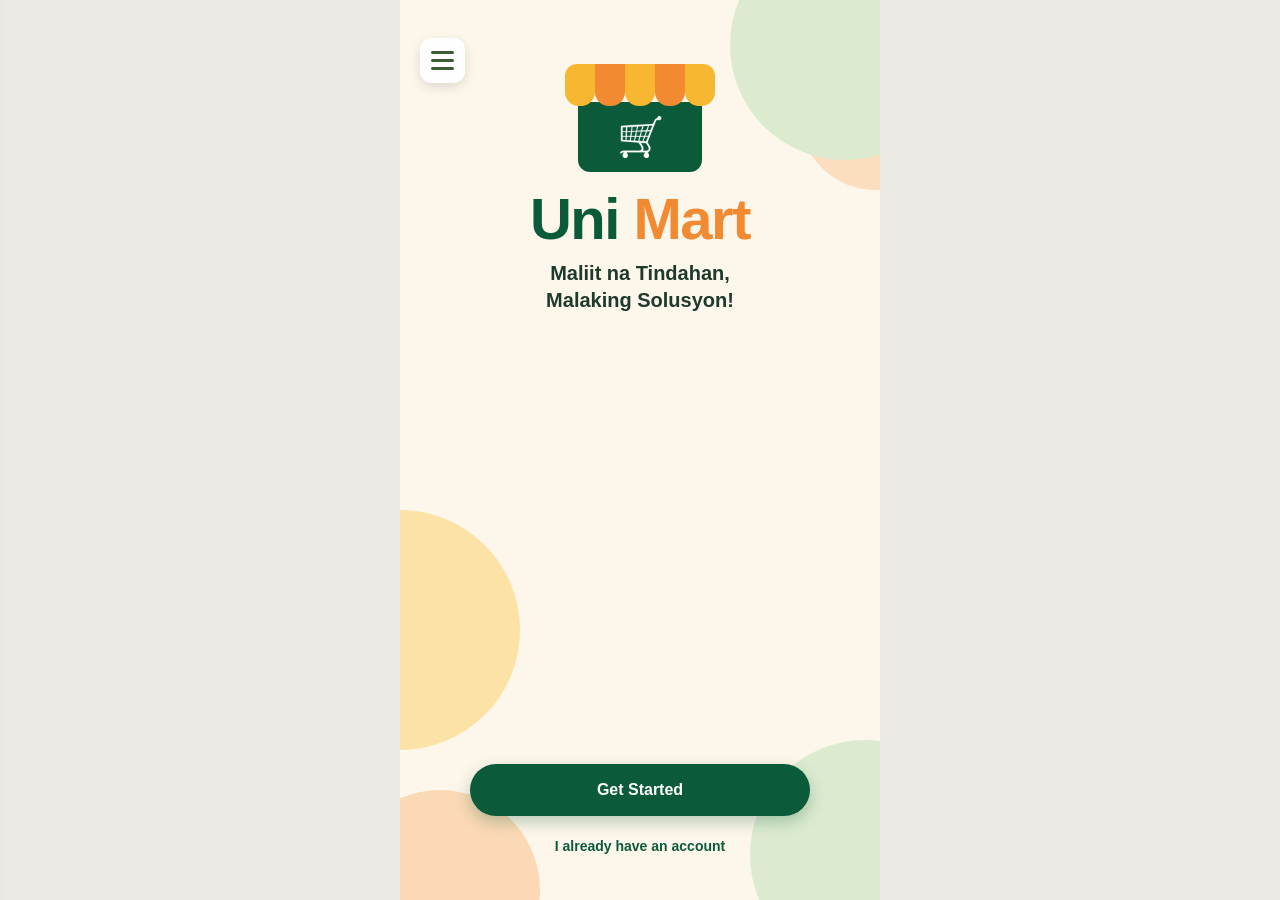
<file: index.html>
<!DOCTYPE html>
<html lang="en">
<head>
    <meta charset="UTF-8">

    <meta
        name="viewport"
        content="width=device-width,
        initial-scale=1.0,
        maximum-scale=1.0,
        user-scalable=no"
    >

    <title>UniMart</title>

    <link rel="stylesheet" href="style.css">
</head>

<body>

<div class="phone">

    <!-- TOP STATUS BAR -->
    <div class="status-bar">

        <span class="time">9:41</span>

        <div class="status-icons">
            <span class="signal">•••</span>
            <span class="wifi">⌁</span>
            <span class="battery">▭</span>
        </div>

    </div>

    <!-- TOP BACKGROUND -->
    <div class="top-peach"></div>
    <div class="top-green"></div>

    <!-- NOTCH -->
    <div class="notch"></div>

    <!-- HAMBURGER MENU -->
    <button id="menuBtn" class="menu-btn" aria-label="Open menu">
        <span></span>
        <span></span>
        <span></span>
    </button>

    <!-- SIDE MENU -->
    <div id="sideMenu" class="side-menu">

        <div class="menu-header">
            <h2>UniMart</h2>

            <button id="closeMenu" class="close-menu">
                ×
            </button>
        </div>

        <div class="menu-content">

            <button id="aboutDeveloper" class="menu-item">
                <span class="menu-icon">👩‍💻</span>
                <span>About Developer</span>
            </button>

        </div>

    </div>

    <!-- MENU OVERLAY -->
    <div id="menuOverlay" class="menu-overlay"></div>

    <!-- ABOUT DEVELOPER MODAL -->
    <div id="developerModal" class="developer-modal">

        <div class="developer-box">

            <button id="closeDeveloper" class="developer-close">
                ×
            </button>

            <!-- AVATAR -->
            <div class="developer-avatar">
                <div class="avatar-head"></div>
                <div class="avatar-body"></div>
            </div>

            <!-- NAME -->
            <h2>Catherine Villacarolos</h2>

            <p class="developer-role">
                UniMart Developer
            </p>

            <!-- COURSE & SCHOOL -->
            <div class="developer-section">

                <div class="info-row">
                    <span class="info-icon">🎓</span>

                    <div>
                        <strong>Course</strong>
                        <p>BS Information Technology</p>
                    </div>
                </div>

                <div class="info-row">
                    <span class="info-icon">🏫</span>

                    <div>
                        <strong>School</strong>
                        <p>Madridejos Community College</p>
                    </div>
                </div>

            </div>

            <!-- SKILLS -->
            <div class="developer-section">

                <h4>Skills</h4>

                <div class="skills">
                    <span>HTML</span>
                    <span>CSS</span>
                    <span>JavaScript</span>
                    <span>UI Design</span>
                    <span>Web Development</span>
                </div>

            </div>

            <!-- KNOWLEDGE -->
            <div class="developer-section">

                <h4>Knowledge</h4>

                <p class="knowledge-text">
                    Knowledge in web development, mobile
                    application design, user interface design,
                    database management, and basic system
                    development.
                </p>

            </div>

            <!-- DONE -->
            <button id="doneDeveloper" class="done-btn">
                Done
            </button>

        </div>

    </div>

    <!-- MAIN CONTENT -->
    <main class="welcome">

        <!-- STORE LOGO -->
        <div class="store-logo">

            <div class="roof">

                <div class="roof-piece yellow"></div>
                <div class="roof-piece orange"></div>
                <div class="roof-piece yellow"></div>
                <div class="roof-piece orange"></div>
                <div class="roof-piece yellow"></div>

            </div>

            <div class="store-body">

                <div class="cart-icon">
                    <div class="cart-basket">
                        🛒
                    </div>
                </div>

            </div>

        </div>

        <!-- BRAND -->
        <div class="brand">
            <span class="uni">Uni</span>
            <span class="mart">Mart</span>
        </div>

        <!-- TAGLINE -->
        <div class="tagline">
            <div>Maliit na Tindahan,</div>
            <div>Malaking Solusyon!</div>
        </div>

        <!-- BUTTONS -->
        <div class="actions">

            <button
                id="getStarted"
                class="get-started"
                type="button"
            >
                Get Started
            </button>

            <button
                id="loginBtn"
                class="login-button"
                type="button"
            >
                I already have an account
            </button>

        </div>

    </main>

    <!-- BOTTOM DESIGN -->
    <div class="bottom-yellow"></div>
    <div class="bottom-peach"></div>
    <div class="bottom-green"></div>

</div>

<!-- MAIN JAVASCRIPT -->
<script src="script.js"></script>

<!-- =================================
     UNIMART OFFLINE SUPPORT
================================== -->
<script>
if ("serviceWorker" in navigator) {

    window.addEventListener("load", function () {

        navigator.serviceWorker.register("./sw.js")

            .then(function (registration) {
                console.log(
                    "UniMart Offline Support Enabled!",
                    registration.scope
                );
            })

            .catch(function (error) {
                console.error(
                    "Service Worker Registration Failed:",
                    error
                );
            });

    });

}
</script>

</body>
</html>
</file>
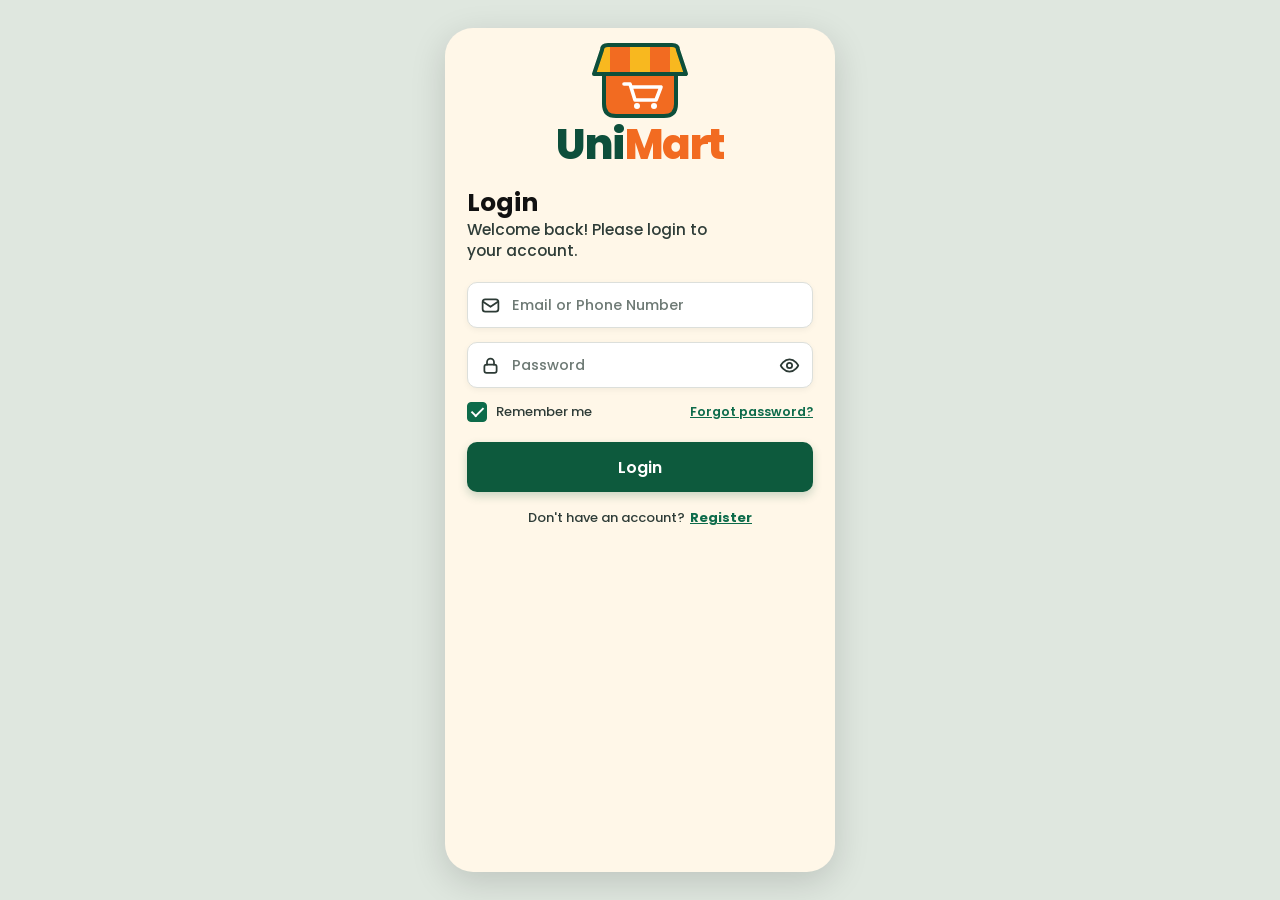
<file: login.html>
<!DOCTYPE html>
<html lang="en">
<head>
<meta charset="UTF-8">
<meta name="viewport" content="width=device-width, initial-scale=1.0, maximum-scale=1.0, user-scalable=no">
<title>UniMart</title>

<link rel="preconnect" href="https://fonts.googleapis.com">
<link rel="preconnect" href="https://fonts.gstatic.com" crossorigin>
<link href="https://fonts.googleapis.com/css2?family=Poppins:wght@400;500;600;700;800&display=swap" rel="stylesheet">

<style>
*{
  margin:0;
  padding:0;
  box-sizing:border-box
}

html,body{
  width:100%;
  height:100%
}

body{
  background:#dfe7df;
  font-family:"Poppins","Segoe UI",Arial,sans-serif;
  display:flex;
  justify-content:center;
  align-items:center;
  overflow:hidden
}

.phone{
  position:relative;
  width:100%;
  height:100dvh;
  max-width:390px;
  background:#fff7e8;
  overflow:hidden
}

@media(min-width:500px){
  .phone{
    height:min(100dvh,844px);
    border-radius:28px;
    box-shadow:0 10px 35px rgba(0,0,0,.15)
  }
}

.auth-container{
  width:100%;
  height:100%;
  padding:14px 22px 24px;
  display:flex;
  flex-direction:column;
  align-items:center;
  overflow-y:auto;
  scrollbar-width:none
}

.auth-container::-webkit-scrollbar{
  display:none
}

/* LOGO */
.logo{
  width:104px;
  height:78px;
  flex-shrink:0
}

.logo svg{
  width:100%;
  height:100%;
  display:block
}

.brand{
  margin-top:2px;
  font-size:42px;
  line-height:1.1;
  font-weight:800;
  letter-spacing:-1.5px;
  white-space:nowrap
}

.uni{
  color:#0d4f3b
}

.mart{
  color:#f26b21
}

.auth-page{
  width:100%;
  display:flex;
  flex-direction:column;
  align-items:center
}

.hidden{
  display:none !important
}

/* TITLE */
.title{
  width:100%;
  margin-top:20px
}

.title h1{
  color:#111;
  font-size:25px;
  line-height:1.2;
  font-weight:700
}

.title p{
  color:#2f3d38;
  font-size:15.5px;
  line-height:1.35;
  font-weight:500;
  margin-top:2px
}

/* INPUTS */
.input-box{
  width:100%;
  height:46px;
  margin-top:14px;
  display:flex;
  align-items:center;
  background:#fff;
  border:1px solid #dcdfdb;
  border-radius:10px;
  box-shadow:0 2px 6px rgba(0,0,0,.05)
}

.title+.input-box{
  margin-top:20px
}

.input-box:focus-within{
  border-color:#0d6b4a;
  box-shadow:0 0 0 3px rgba(13,107,74,.10)
}

.input-icon{
  width:44px;
  display:flex;
  justify-content:center;
  align-items:center;
  color:#2c3a35;
  flex-shrink:0
}

.input-icon svg,
.eye-button svg{
  width:21px;
  height:21px;
  fill:none;
  stroke:currentColor;
  stroke-width:2;
  stroke-linecap:round;
  stroke-linejoin:round
}

.input-box input{
  width:100%;
  height:100%;
  border:none;
  outline:none;
  background:transparent;
  color:#222;
  font-family:inherit;
  font-size:14.5px;
  font-weight:500;
  padding-right:6px
}

.input-box input::placeholder{
  color:#6e7a75;
  opacity:1
}

/* PHONE NUMBER */
#registerPhone{
  letter-spacing:.5px
}

.eye-button{
  width:46px;
  height:100%;
  border:none;
  background:transparent;
  color:#2c3a35;
  cursor:pointer;
  display:flex;
  justify-content:center;
  align-items:center;
  flex-shrink:0
}

.eye-button.on{
  color:#0d6b4a
}

/* MESSAGES */
.error-message,
.success-message{
  width:100%;
  margin-top:8px;
  font-size:12px;
  font-weight:600;
  line-height:1.3;
  display:none
}

.error-message{
  color:#d64545
}

.success-message{
  color:#087c57
}

.error-message.show,
.success-message.show{
  display:block
}

/* OPTIONS */
.options{
  width:100%;
  margin-top:14px;
  display:flex;
  justify-content:space-between;
  align-items:center
}

.remember{
  display:flex;
  align-items:center;
  gap:9px;
  color:#2f3d38;
  font-size:13px;
  font-weight:500;
  cursor:pointer
}

.remember input{
  appearance:none;
  -webkit-appearance:none;
  width:20px;
  height:20px;
  border-radius:4px;
  background:#fff;
  border:1.5px solid #9aa6a1;
  display:grid;
  place-content:center;
  cursor:pointer;
  margin:0
}

.remember input:checked{
  background:#0d6b4a;
  border-color:#0d6b4a
}

.remember input:checked::after{
  content:"";
  width:5px;
  height:10px;
  border:solid #fff;
  border-width:0 2.2px 2.2px 0;
  transform:rotate(45deg) translate(-1px,-1px)
}

.forgot{
  border:none;
  background:transparent;
  color:#0d6b4a;
  font-family:inherit;
  font-size:12.5px;
  font-weight:600;
  text-decoration:underline;
  cursor:pointer;
  padding:0
}

/* BUTTONS */
.main-button{
  width:100%;
  height:50px;
  margin-top:20px;
  border:none;
  border-radius:10px;
  background:#0d5a3d;
  color:#fff;
  font-family:inherit;
  font-size:16px;
  font-weight:600;
  cursor:pointer;
  box-shadow:0 4px 10px rgba(13,90,61,.22);
  transition:background .2s,transform .15s
}

.main-button:hover{
  background:#0a4a32
}

.main-button:active{
  transform:scale(.98)
}

.bottom-text{
  width:100%;
  margin-top:16px;
  display:flex;
  justify-content:center;
  align-items:center;
  gap:5px;
  color:#2f3d38;
  font-size:13px;
  font-weight:500
}

.bottom-text button{
  border:none;
  background:transparent;
  color:#0d6b4a;
  font-family:inherit;
  font-size:13px;
  font-weight:700;
  text-decoration:underline;
  cursor:pointer;
  padding:0
}

button:focus-visible{
  outline:3px solid #f26b21;
  outline-offset:2px
}

/* REGISTER */
#registerPage .title{
  margin-top:12px
}

#registerPage .input-box{
  margin-top:10px
}

#registerPage .title+.input-box{
  margin-top:14px
}

#registerPage .main-button{
  margin-top:16px
}

/* SMALL SCREEN */
@media(max-height:700px){
  .logo{
    transform:scale(.9);
    margin-bottom:-6px
  }

  .brand{
    font-size:36px
  }

  .title{
    margin-top:12px
  }

  .input-box{
    height:42px;
    margin-top:10px
  }

  .main-button{
    height:44px;
    margin-top:14px
  }
}
</style>
</head>

<body>

<div class="phone">

<main class="auth-container">

<!-- LOGO -->
<div class="logo">
<svg viewBox="0 0 104 78" xmlns="http://www.w3.org/2000/svg" aria-hidden="true">

<defs>
<clipPath id="roof">
<path d="M14 8Q14 3 20 3H84Q90 3 90 8L98 32H6Z"/>
</clipPath>
</defs>

<path
d="M16 31V62Q16 74 28 74H76Q88 74 88 62V31Z"
fill="#f26b21"
stroke="#0d4f3b"
stroke-width="4"
stroke-linejoin="round"/>

<g clip-path="url(#roof)">
<rect x="0" y="0" width="22" height="34" fill="#f8b81f"/>
<rect x="22" y="0" width="20" height="34" fill="#f26b21"/>
<rect x="42" y="0" width="20" height="34" fill="#f8b81f"/>
<rect x="62" y="0" width="20" height="34" fill="#f26b21"/>
<rect x="82" y="0" width="22" height="34" fill="#f8b81f"/>
</g>

<path
d="M14 8Q14 3 20 3H84Q90 3 90 8L98 32H6Z"
fill="none"
stroke="#0d4f3b"
stroke-width="4"
stroke-linejoin="round"/>

<path
d="M36 42h6l5 16h21l5-13H43"
fill="none"
stroke="#fff"
stroke-width="3.6"
stroke-linecap="round"
stroke-linejoin="round"/>

<circle cx="49" cy="64" r="3" fill="#fff"/>
<circle cx="66" cy="64" r="3" fill="#fff"/>

</svg>
</div>

<div class="brand">
<span class="uni">Uni</span><span class="mart">Mart</span>
</div>


<!-- LOGIN -->
<section id="loginPage" class="auth-page">

<div class="title">
<h1>Login</h1>
<p>Welcome back! Please login to<br>your account.</p>
</div>

<div class="input-box">
<span class="input-icon">
<svg viewBox="0 0 24 24">
<rect x="3" y="5" width="18" height="14" rx="3"/>
<path d="M4 8l8 5.5L20 8"/>
</svg>
</span>

<input
type="text"
id="loginEmail"
placeholder="Email or Phone Number"
autocomplete="username">
</div>

<div class="input-box">
<span class="input-icon">
<svg viewBox="0 0 24 24">
<rect x="5" y="11" width="14" height="9.5" rx="2.5"/>
<path d="M8 11V8a4 4 0 0 1 8 0v3"/>
</svg>
</span>

<input
type="password"
id="loginPassword"
placeholder="Password"
autocomplete="current-password">

<button
type="button"
class="eye-button"
id="loginEye"
aria-label="Show or hide password">

<svg viewBox="0 0 24 24">
<path d="M2 12s3.6-7 10-7 10 7 10 7-3.6 7-10 7S2 12 2 12z"/>
<circle cx="12" cy="12" r="3"/>
</svg>

</button>
</div>

<div id="loginError" class="error-message"></div>
<div id="loginSuccess" class="success-message"></div>

<div class="options">

<label class="remember">
<input type="checkbox" id="rememberMe" checked>
<span>Remember me</span>
</label>

<button
type="button"
class="forgot"
id="forgotPassword">
Forgot password?
</button>

</div>

<button
type="button"
class="main-button"
id="loginButton">
Login
</button>

<div class="bottom-text">
<span>Don't have an account?</span>
<button type="button" id="showRegister">Register</button>
</div>

</section>


<!-- REGISTER -->
<section id="registerPage" class="auth-page hidden">

<div class="title">
<h1>Create Account</h1>
<p>Create your UniMart account<br>to get started.</p>
</div>


<!-- FULL NAME -->
<div class="input-box">

<span class="input-icon">
<svg viewBox="0 0 24 24">
<circle cx="12" cy="8" r="4"/>
<path d="M4 21c0-4 3.5-6 8-6s8 2 8 6"/>
</svg>
</span>

<input
type="text"
id="registerName"
placeholder="Full Name"
autocomplete="name">

</div>


<!-- EMAIL -->
<div class="input-box">

<span class="input-icon">
<svg viewBox="0 0 24 24">
<rect x="3" y="5" width="18" height="14" rx="3"/>
<path d="M4 8l8 5.5L20 8"/>
</svg>
</span>

<input
type="email"
id="registerEmail"
placeholder="Email Address"
autocomplete="email">

</div>


<!-- PHONE NUMBER -->
<div class="input-box">

<span class="input-icon">
<svg viewBox="0 0 24 24">
<rect x="7" y="2.5" width="10" height="19" rx="2.5"/>
<path d="M11 18h2"/>
</svg>
</span>

<input
type="tel"
id="registerPhone"
placeholder="Phone Number (11 digits)"
inputmode="numeric"
autocomplete="tel"
maxlength="11"
pattern="[0-9]{11}">

</div>


<!-- PASSWORD -->
<div class="input-box">

<span class="input-icon">
<svg viewBox="0 0 24 24">
<rect x="5" y="11" width="14" height="9.5" rx="2.5"/>
<path d="M8 11V8a4 4 0 0 1 8 0v3"/>
</svg>
</span>

<input
type="password"
id="registerPassword"
placeholder="Password"
autocomplete="new-password">

<button
type="button"
class="eye-button"
id="registerEye"
aria-label="Show or hide password">

<svg viewBox="0 0 24 24">
<path d="M2 12s3.6-7 10-7 10 7 10 7-3.6 7-10 7S2 12 2 12z"/>
<circle cx="12" cy="12" r="3"/>
</svg>

</button>

</div>


<!-- CONFIRM PASSWORD -->
<div class="input-box">

<span class="input-icon">
<svg viewBox="0 0 24 24">
<rect x="5" y="11" width="14" height="9.5" rx="2.5"/>
<path d="M8 11V8a4 4 0 0 1 8 0v3"/>
</svg>
</span>

<input
type="password"
id="confirmPassword"
placeholder="Confirm Password"
autocomplete="new-password">

</div>


<div id="registerError" class="error-message"></div>
<div id="registerSuccess" class="success-message"></div>

<button
type="button"
class="main-button"
id="registerButton">
Create Account
</button>

<div class="bottom-text">
<span>Already have an account?</span>
<button type="button" id="showLogin">Login</button>
</div>

</section>

</main>
</div>


<script>

document.addEventListener("DOMContentLoaded", function(){

const $ = id => document.getElementById(id);

const loginPage = $("loginPage");
const registerPage = $("registerPage");

const loginEmail = $("loginEmail");
const loginPassword = $("loginPassword");

const loginError = $("loginError");
const loginSuccess = $("loginSuccess");

const registerError = $("registerError");
const registerSuccess = $("registerSuccess");


/* =========================
   MESSAGES
========================= */

const showMsg = (el,msg)=>{
  el.textContent = msg;
  el.classList.add("show");
};

const clearMsg = el=>{
  el.textContent = "";
  el.classList.remove("show");
};


/* =========================
   SWITCH LOGIN / REGISTER
========================= */

$("showRegister").onclick = ()=>{

  clearMsg(loginError);
  clearMsg(loginSuccess);

  loginPage.classList.add("hidden");
  registerPage.classList.remove("hidden");

};

$("showLogin").onclick = ()=>{

  clearMsg(registerError);
  clearMsg(registerSuccess);

  registerPage.classList.add("hidden");
  loginPage.classList.remove("hidden");

};


/* =========================
   SHOW / HIDE PASSWORD
========================= */

function eye(btnId,inputId){

  $(btnId).onclick = ()=>{

    const input = $(inputId);

    const show = input.type === "password";

    input.type = show ? "text" : "password";

    $(btnId).classList.toggle("on",show);

  };

}

eye("loginEye","loginPassword");
eye("registerEye","registerPassword");


/* =========================
   REMEMBERED EMAIL
========================= */

try{

  const remembered =
    localStorage.getItem("unimartRemember");

  if(remembered){
    loginEmail.value = remembered;
  }

}catch(e){}


/* =========================
   PHONE NUMBER
   EXACTLY 11 DIGITS
========================= */

$("registerPhone").addEventListener("input",function(){

  /* Remove everything except numbers */
  this.value = this.value.replace(/\D/g,"");

  /* Maximum 11 digits */
  if(this.value.length > 11){
    this.value = this.value.substring(0,11);
  }

  clearMsg(registerError);

});


/* =========================
   LOGIN
========================= */

$("loginButton").onclick = ()=>{

  clearMsg(loginError);
  clearMsg(loginSuccess);

  const email =
    loginEmail.value.trim();

  const password =
    loginPassword.value.trim();


  if(!email){

    showMsg(
      loginError,
      "Please enter your email or phone number."
    );

    loginEmail.focus();
    return;

  }


  if(!password){

    showMsg(
      loginError,
      "Please enter your password."
    );

    loginPassword.focus();
    return;

  }


  let saved = null;

  try{

    saved =
      localStorage.getItem("unimartUser");

  }catch(e){}


  if(!saved){

    showMsg(
      loginError,
      "No account found. Please register first."
    );

    return;

  }


  let user;

  try{

    user = JSON.parse(saved);

  }catch(e){

    showMsg(
      loginError,
      "Account data is invalid."
    );

    return;

  }


  if(
    email !== user.email &&
    email !== user.phone
  ){

    showMsg(
      loginError,
      "Account not found."
    );

    return;

  }


  if(password !== user.password){

    showMsg(
      loginError,
      "Incorrect password."
    );

    return;

  }


  try{

    if($("rememberMe").checked){

      localStorage.setItem(
        "unimartRemember",
        email
      );

    }else{

      localStorage.removeItem(
        "unimartRemember"
      );

    }

  }catch(e){}


  /* Save logged-in state */
  try{

    localStorage.setItem(
      "unimartLoggedIn",
      "true"
    );

    localStorage.setItem(
      "unimartCurrentUser",
      JSON.stringify(user)
    );

  }catch(e){}


  showMsg(
    loginSuccess,
    "Login successful."
  );


  setTimeout(()=>{

    window.location.href =
      "dashboard.html";

  },500);

};


/* =========================
   REGISTER
========================= */

$("registerButton").onclick = ()=>{

  clearMsg(registerError);
  clearMsg(registerSuccess);


  const name =
    $("registerName").value.trim();

  const email =
    $("registerEmail").value.trim();

  const phone =
    $("registerPhone").value.trim();

  const password =
    $("registerPassword").value.trim();

  const confirm =
    $("confirmPassword").value.trim();


  const fail = (msg,field)=>{

    showMsg(
      registerError,
      msg
    );

    $(field).focus();

  };


  /* NAME */
  if(!name){

    return fail(
      "Please enter your full name.",
      "registerName"
    );

  }


  /* EMAIL */
  if(!email){

    return fail(
      "Please enter your email address.",
      "registerEmail"
    );

  }


  /* PHONE REQUIRED */
  if(!phone){

    return fail(
      "Please enter your phone number.",
      "registerPhone"
    );

  }


  /* PHONE NUMBERS ONLY */
  if(!/^[0-9]+$/.test(phone)){

    return fail(
      "Phone number must contain numbers only.",
      "registerPhone"
    );

  }


  /* EXACTLY 11 DIGITS */
  if(phone.length !== 11){

    return fail(
      "Phone number must be exactly 11 digits.",
      "registerPhone"
    );

  }


  /* OPTIONAL PHILIPPINE MOBILE VALIDATION */
  if(!/^09\d{9}$/.test(phone)){

    return fail(
      "Please enter a valid 11-digit Philippine phone number starting with 09.",
      "registerPhone"
    );

  }


  /* PASSWORD */
  if(!password){

    return fail(
      "Please create a password.",
      "registerPassword"
    );

  }


  if(password.length < 6){

    return fail(
      "Password must be at least 6 characters.",
      "registerPassword"
    );

  }


  /* CONFIRM PASSWORD */
  if(!confirm){

    return fail(
      "Please confirm your password.",
      "confirmPassword"
    );

  }


  if(password !== confirm){

    return fail(
      "Passwords do not match.",
      "confirmPassword"
    );

  }


  /* SAVE ACCOUNT */
  try{

    const user = {

      name:name,

      email:email,

      phone:phone,

      password:password

    };


    localStorage.setItem(
      "unimartUser",
      JSON.stringify(user)
    );


    /* Also save current user data */
    localStorage.setItem(
      "unimartCurrentUser",
      JSON.stringify(user)
    );


  }catch(e){

    showMsg(
      registerError,
      "Could not save your account on this browser."
    );

    return;

  }


  showMsg(
    registerSuccess,
    "Account created successfully."
  );


  setTimeout(()=>{

    registerPage.classList.add("hidden");

    loginPage.classList.remove("hidden");

    loginEmail.value = email;

    loginPassword.value = "";

    clearMsg(registerSuccess);

  },700);

};


/* =========================
   FORGOT PASSWORD
========================= */

$("forgotPassword").onclick = ()=>{

  clearMsg(loginError);

  showMsg(
    loginError,
    "Please contact the UniMart administrator to reset your password."
  );

};


/* =========================
   CLEAR LOGIN ERROR
========================= */

loginEmail.oninput = ()=>{
  clearMsg(loginError);
};

loginPassword.oninput = ()=>{
  clearMsg(loginError);
};


/* =========================
   CLEAR REGISTER ERROR
========================= */

$("registerName").oninput = ()=>{
  clearMsg(registerError);
};

$("registerEmail").oninput = ()=>{
  clearMsg(registerError);
};

$("registerPassword").oninput = ()=>{
  clearMsg(registerError);
};

$("confirmPassword").oninput = ()=>{
  clearMsg(registerError);
};

});

</script>

</body>
</html>
</file>
<file: style.css>
/* UniMart welcome page - style.css */

:root{
  --green:#0b5a3a;
  --orange:#f28a32;
  --yellow:#f7b731;
  --cream:#fdf6ea;
  --peach:#fbd9b5;
  --mint:#dcebd0;
  --ink:#1d3a2b;
}

*{
  margin:0;
  padding:0;
  box-sizing:border-box;
  -webkit-tap-highlight-color:transparent;
}

html,body{
  width:100%;
  min-height:100%;
  background:#eceae4;
  font-family:"Nunito","Poppins","Segoe UI",Arial,sans-serif;
  color:var(--ink);
}

body{
  display:flex;
  justify-content:center;
}

button{
  font-family:inherit;
  cursor:pointer;
  border:0;
}

/* PHONE FRAME */

.phone{
  position:relative;
  width:100%;
  max-width:480px;
  min-height:100vh;
  min-height:100dvh;
  background:var(--cream);
  overflow:hidden;
  display:flex;
  flex-direction:column;
}

/* the design has no fake status bar or notch */
.status-bar,
.notch{
  display:none;
}

/* BACKGROUND BLOBS */

.top-green,
.top-peach,
.bottom-yellow,
.bottom-peach,
.bottom-green{
  position:absolute;
  border-radius:50%;
  pointer-events:none;
  z-index:0;
}

.top-green{
  width:230px;
  height:230px;
  top:-70px;
  right:-80px;
  background:var(--mint);
}

.top-peach{
  width:150px;
  height:150px;
  top:40px;
  right:-70px;
  background:var(--peach);
  opacity:.8;
}

.bottom-yellow{
  width:240px;
  height:240px;
  left:-120px;
  bottom:150px;
  background:#fde2a6;
}

.bottom-peach{
  width:200px;
  height:200px;
  left:-60px;
  bottom:-90px;
  background:var(--peach);
}

.bottom-green{
  width:230px;
  height:230px;
  right:-100px;
  bottom:-70px;
  background:var(--mint);
}

/* CONTENT */

.welcome{
  position:relative;
  z-index:1;
  flex:1;
  display:flex;
  flex-direction:column;
  align-items:center;
  padding:64px 24px 40px;
  text-align:center;
}

/* STORE LOGO */

.store-logo{
  width:150px;
  margin-bottom:18px;
}

.roof{
  display:flex;
  height:42px;
  border-radius:12px 12px 0 0;
  overflow:hidden;
}

.roof-piece{
  flex:1;
  border-radius:0 0 14px 14px;
}

.roof-piece.yellow{
  background:var(--yellow);
}

.roof-piece.orange{
  background:var(--orange);
}

.store-body{
  width:124px;
  height:70px;
  margin:-4px auto 0;
  background:var(--green);
  border-radius:0 0 12px 12px;
  display:flex;
  align-items:center;
  justify-content:center;
}

.cart-icon{
  display:flex;
  align-items:center;
  justify-content:center;
}

/* turn the emoji into a white cart icon */
.cart-basket{
  font-size:38px;
  line-height:1;
  filter:grayscale(1) brightness(10);
}

/* BRAND */

.brand{
  font-size:58px;
  font-weight:900;
  letter-spacing:-1.5px;
  line-height:1;
  margin-bottom:12px;
}

.uni{
  color:var(--green);
}

.mart{
  color:var(--orange);
}

/* TAGLINE */

.tagline{
  font-size:20px;
  font-weight:700;
  line-height:1.35;
  color:var(--ink);
}

/* BUTTONS */

.actions{
  width:100%;
  max-width:340px;
  margin-top:auto;
  padding-top:48px;
  display:flex;
  flex-direction:column;
  align-items:center;
  gap:16px;
}

.get-started{
  width:100%;
  height:52px;
  border-radius:30px;
  background:var(--green);
  color:#fff;
  font-size:16px;
  font-weight:800;
  box-shadow:0 6px 16px rgba(11,90,58,.28);
  transition:transform .15s ease;
}

.get-started:active{
  transform:scale(.97);
}

.login-button{
  background:none;
  color:var(--green);
  font-size:14px;
  font-weight:700;
  padding:6px 10px;
}

.get-started:focus-visible,
.login-button:focus-visible{
  outline:3px solid var(--orange);
  outline-offset:3px;
}

@media (max-height:640px){
  .welcome{
    padding-top:36px;
  }
  .brand{
    font-size:48px;
  }
}
/* =================================
   HAMBURGER MENU BUTTON
================================= */

.menu-btn {
    position: absolute;
    top: 55px;
    left: 20px;

    width: 45px;
    height: 45px;

    border: none;
    border-radius: 12px;

    background: rgba(255, 255, 255, 0.9);

    display: flex;
    flex-direction: column;
    justify-content: center;
    align-items: center;

    gap: 5px;

    cursor: pointer;

    z-index: 1000;

    box-shadow: 0 4px 12px rgba(0, 0, 0, 0.12);
}

.menu-btn span {
    display: block;

    width: 23px;
    height: 3px;

    border-radius: 5px;

    background: #3d5b35;

    transition: 0.3s;
}


/* =================================
   SIDE MENU
================================= */

.side-menu {
    position: fixed;

    top: 0;
    left: -290px;

    width: 270px;
    height: 100%;

    background: #fffaf3;

    z-index: 2000;

    box-shadow: 5px 0 20px rgba(0, 0, 0, 0.2);

    transition: left 0.3s ease;

    overflow-y: auto;
}

.side-menu.active {
    left: 0;
}


/* =================================
   MENU HEADER
================================= */

.menu-header {
    height: 90px;

    background: #55784d;

    color: white;

    display: flex;

    align-items: center;

    justify-content: space-between;

    padding: 0 20px;
}

.menu-header h2 {
    margin: 0;

    font-size: 24px;
    font-weight: 700;
}

.close-menu {
    border: none;

    background: transparent;

    color: white;

    font-size: 34px;

    cursor: pointer;

    line-height: 1;
}


/* =================================
   MENU CONTENT
================================= */

.menu-content {
    padding: 20px 15px;
}

.menu-item {
    width: 100%;

    border: none;

    background: transparent;

    padding: 15px;

    display: flex;

    align-items: center;

    gap: 14px;

    border-radius: 12px;

    color: #3d4f38;

    font-size: 16px;

    font-weight: 600;

    cursor: pointer;

    text-align: left;
}

.menu-item:hover {
    background: #f3e4d5;
}

.menu-icon {
    font-size: 23px;
}


/* =================================
   OVERLAY
================================= */

.menu-overlay {
    position: fixed;

    top: 0;
    left: 0;

    width: 100%;
    height: 100%;

    background: rgba(0, 0, 0, 0.35);

    z-index: 1500;

    opacity: 0;

    visibility: hidden;

    transition: 0.3s;
}

.menu-overlay.active {
    opacity: 1;

    visibility: visible;
}


/* =================================
   ABOUT DEVELOPER MODAL
================================= */

.developer-modal {
    position: fixed;

    inset: 0;

    z-index: 3000;

    display: flex;

    justify-content: center;

    align-items: center;

    padding: 20px;

    background: rgba(0, 0, 0, 0.45);

    opacity: 0;

    visibility: hidden;

    transition: 0.3s;
}

.developer-modal.active {
    opacity: 1;

    visibility: visible;
}


/* =================================
   DEVELOPER BOX
================================= */

.developer-box {
    position: relative;

    width: 100%;
    max-width: 360px;

    background: #fffaf3;

    border-radius: 24px;

    padding: 30px 25px;

    text-align: center;

    box-shadow: 0 15px 40px rgba(0, 0, 0, 0.25);

    transform: translateY(20px);

    transition: 0.3s;
}

.developer-modal.active .developer-box {
    transform: translateY(0);
}


.developer-close {
    position: absolute;

    top: 12px;
    right: 16px;

    width: 35px;
    height: 35px;

    border: none;

    background: #f3e4d5;

    border-radius: 50%;

    font-size: 25px;

    color: #555;

    cursor: pointer;
}


.developer-icon {
    width: 70px;
    height: 70px;

    margin: 0 auto 15px;

    border-radius: 50%;

    background: #e8f0df;

    display: flex;

    justify-content: center;
    align-items: center;

    font-size: 36px;
}


.developer-box h2 {
    margin: 5px 0;

    color: #55784d;

    font-size: 24px;
}


.developer-box h3 {
    margin: 8px 0 15px;

    color: #e78b45;

    font-size: 20px;
}


.developer-box p {
    color: #555;

    font-size: 14px;

    line-height: 1.6;
}


.developer-info {
    margin-top: 15px;

    padding: 15px;

    background: #f7eee4;

    border-radius: 15px;

    text-align: left;
}

.developer-info p {
    margin: 8px 0;

    font-size: 14px;
}


.done-btn {
    width: 100%;

    margin-top: 18px;

    padding: 13px;

    border: none;

    border-radius: 12px;

    background: #55784d;

    color: white;

    font-size: 16px;

    font-weight: 600;

    cursor: pointer;
}

.done-btn:active {
    transform: scale(0.98);
}
/* =================================
   HAMBURGER MENU
================================= */

.menu-btn {
    position: absolute;

    /* MAS MATAAS NA POSITION */
    top: 38px;
    left: 20px;

    width: 45px;
    height: 45px;

    border: none;
    border-radius: 12px;

    background: rgba(255, 255, 255, 0.95);

    display: flex;
    flex-direction: column;
    justify-content: center;
    align-items: center;

    gap: 5px;

    cursor: pointer;

    z-index: 1000;

    box-shadow: 0 4px 12px rgba(0, 0, 0, 0.12);
}

.menu-btn span {
    display: block;

    width: 23px;
    height: 3px;

    border-radius: 5px;

    background: #3d5b35;
}


/* =================================
   SIDE MENU
================================= */

.side-menu {
    position: fixed;

    top: 0;
    left: -290px;

    width: 270px;
    height: 100%;

    background: #fffaf3;

    z-index: 2000;

    box-shadow: 5px 0 20px rgba(0, 0, 0, 0.2);

    transition: left 0.3s ease;

    overflow-y: auto;
}

.side-menu.active {
    left: 0;
}


/* =================================
   MENU HEADER
================================= */

.menu-header {
    height: 90px;

    background: #55784d;

    color: white;

    display: flex;
    align-items: center;
    justify-content: space-between;

    padding: 0 20px;
}

.menu-header h2 {
    margin: 0;
    font-size: 24px;
}

.close-menu {
    border: none;
    background: transparent;

    color: white;

    font-size: 34px;

    cursor: pointer;
}


/* =================================
   MENU ITEM
================================= */

.menu-content {
    padding: 20px 15px;
}

.menu-item {
    width: 100%;

    border: none;

    background: transparent;

    padding: 15px;

    display: flex;
    align-items: center;

    gap: 14px;

    border-radius: 12px;

    color: #3d4f38;

    font-size: 16px;
    font-weight: 600;

    cursor: pointer;

    text-align: left;
}

.menu-item:hover {
    background: #f3e4d5;
}

.menu-icon {
    font-size: 23px;
}


/* =================================
   OVERLAY
================================= */

.menu-overlay {
    position: fixed;

    top: 0;
    left: 0;

    width: 100%;
    height: 100%;

    background: rgba(0, 0, 0, 0.35);

    z-index: 1500;

    opacity: 0;
    visibility: hidden;

    transition: 0.3s;
}

.menu-overlay.active {
    opacity: 1;
    visibility: visible;
}


/* =================================
   DEVELOPER MODAL
================================= */

.developer-modal {
    position: fixed;

    inset: 0;

    z-index: 3000;

    display: flex;

    justify-content: center;
    align-items: center;

    padding: 20px;

    background: rgba(0, 0, 0, 0.45);

    opacity: 0;
    visibility: hidden;

    transition: 0.3s;

    overflow-y: auto;
}

.developer-modal.active {
    opacity: 1;
    visibility: visible;
}


/* =================================
   DEVELOPER BOX
================================= */

.developer-box {
    position: relative;

    width: 100%;
    max-width: 360px;

    max-height: 90vh;

    overflow-y: auto;

    background: #fffaf3;

    border-radius: 24px;

    padding: 28px 22px;

    text-align: center;

    box-shadow: 0 15px 40px rgba(0, 0, 0, 0.25);

    transform: translateY(20px);

    transition: 0.3s;
}

.developer-modal.active .developer-box {
    transform: translateY(0);
}


/* =================================
   CLOSE BUTTON
================================= */

.developer-close {
    position: absolute;

    top: 12px;
    right: 15px;

    width: 35px;
    height: 35px;

    border: none;

    background: #f3e4d5;

    border-radius: 50%;

    font-size: 25px;

    color: #555;

    cursor: pointer;
}


/* =================================
   AVATAR
================================= */

.developer-avatar {
    width: 90px;
    height: 90px;

    margin: 5px auto 12px;

    border-radius: 50%;

    background: #e8f0df;

    position: relative;

    overflow: hidden;

    display: flex;
    justify-content: center;
    align-items: flex-end;
}


/* HEAD */

.avatar-head {
    position: absolute;

    top: 15px;

    width: 38px;
    height: 38px;

    border-radius: 50%;

    background: #f2c7a5;

    z-index: 2;
}


/* HAIR */

.avatar-head::before {
    content: "";

    position: absolute;

    top: -4px;
    left: -2px;

    width: 42px;
    height: 22px;

    border-radius: 50% 50% 35% 35%;

    background: #4a3025;
}


/* BODY */

.avatar-body {
    width: 65px;
    height: 40px;

    border-radius: 35px 35px 0 0;

    background: #55784d;

    margin-bottom: -5px;
}


/* =================================
   DEVELOPER NAME
================================= */

.developer-box h2 {
    margin: 5px 0 2px;

    color: #55784d;

    font-size: 22px;
}

.developer-role {
    margin: 0 0 18px;

    color: #e78b45;

    font-size: 14px;

    font-weight: 600;
}


/* =================================
   INFORMATION
================================= */

.developer-section {
    margin-top: 15px;

    padding: 14px;

    background: #f7eee4;

    border-radius: 15px;

    text-align: left;
}

.info-row {
    display: flex;

    align-items: flex-start;

    gap: 12px;

    margin-bottom: 12px;
}

.info-row:last-child {
    margin-bottom: 0;
}

.info-icon {
    font-size: 21px;
}

.info-row strong {
    color: #55784d;

    font-size: 14px;
}

.info-row p {
    margin: 3px 0 0;

    color: #555;

    font-size: 13px;

    line-height: 1.4;
}


/* =================================
   SKILLS
================================= */

.developer-section h4 {
    margin: 0 0 10px;

    color: #55784d;

    font-size: 15px;
}

.skills {
    display: flex;

    flex-wrap: wrap;

    gap: 7px;
}

.skills span {
    padding: 6px 10px;

    border-radius: 20px;

    background: #e8f0df;

    color: #55784d;

    font-size: 11px;

    font-weight: 600;
}


/* =================================
   KNOWLEDGE
================================= */

.knowledge-text {
    margin: 0;

    color: #555;

    font-size: 13px;

    line-height: 1.5;
}


/* =================================
   DONE BUTTON
================================= */

.done-btn {
    width: 100%;

    margin-top: 18px;

    padding: 13px;

    border: none;

    border-radius: 12px;

    background: #55784d;

    color: white;

    font-size: 16px;

    font-weight: 600;

    cursor: pointer;
}

.done-btn:active {
    transform: scale(0.98);
}
</file>
